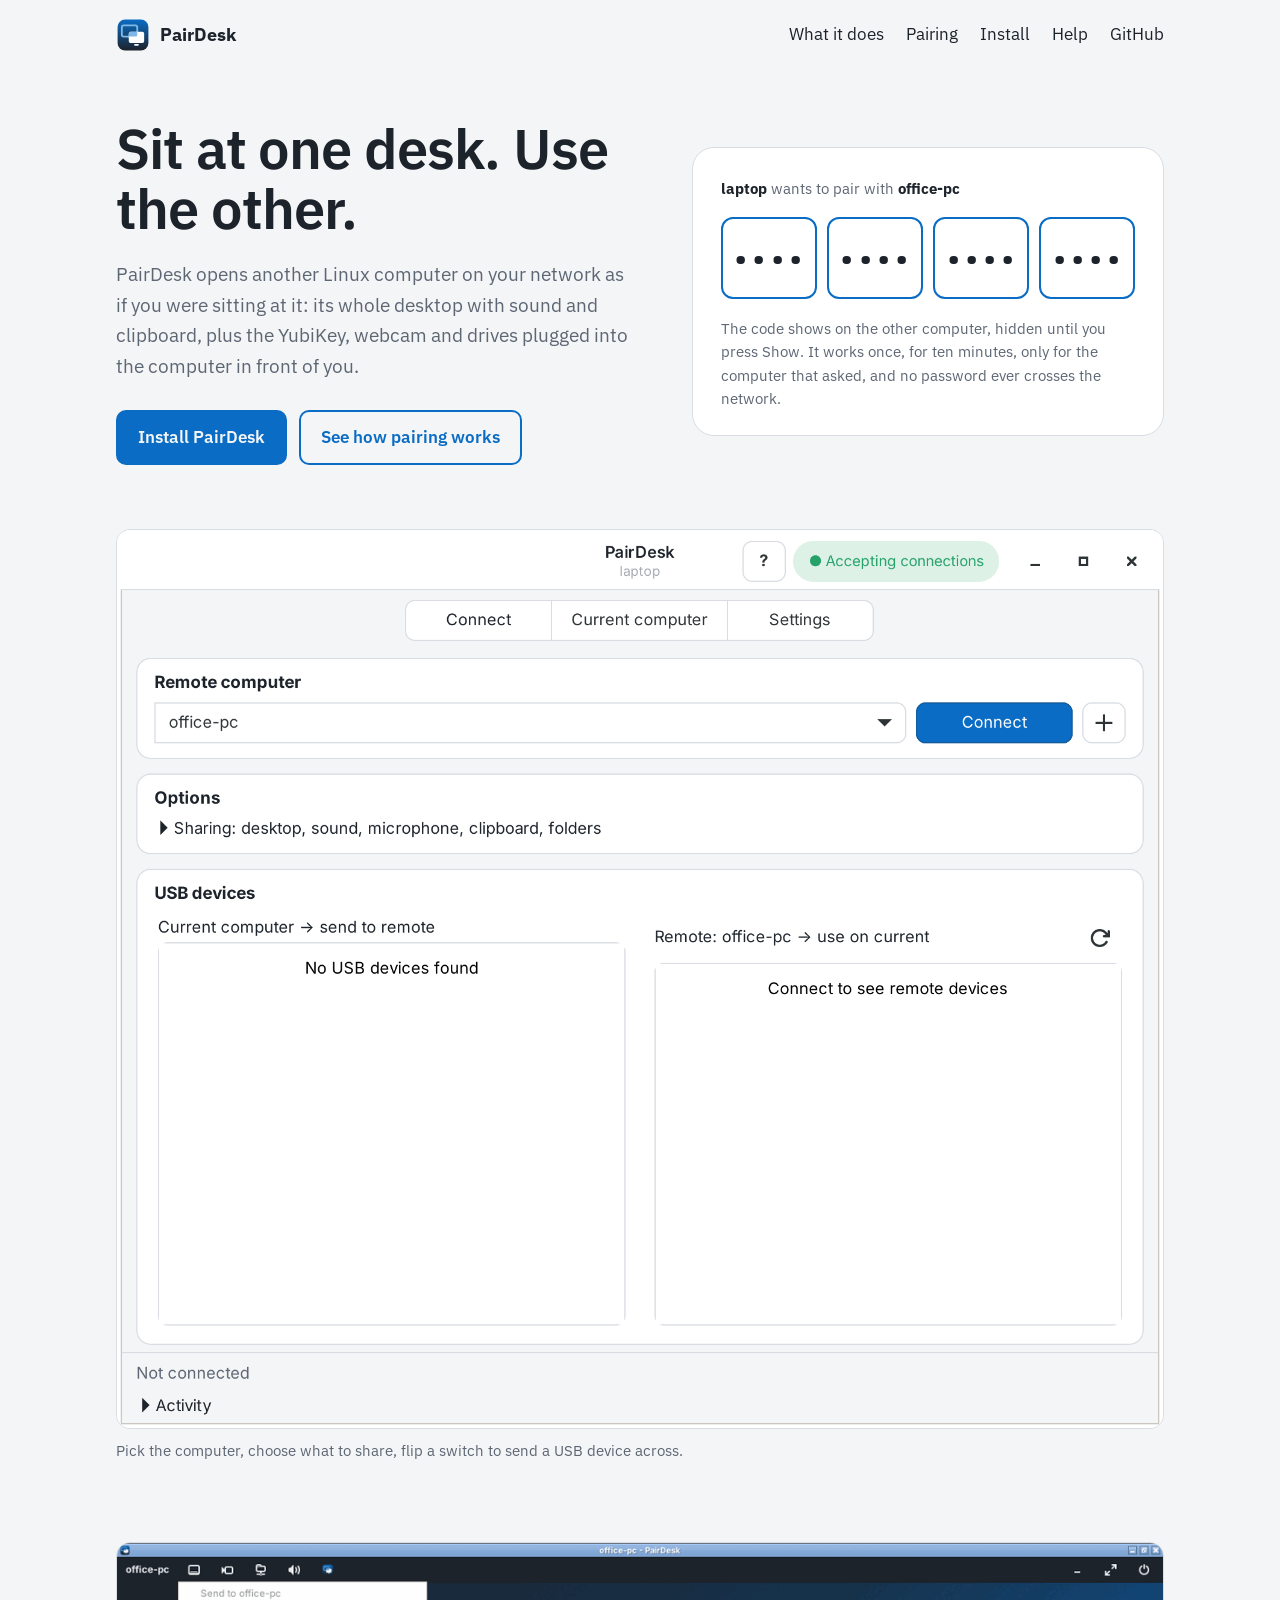
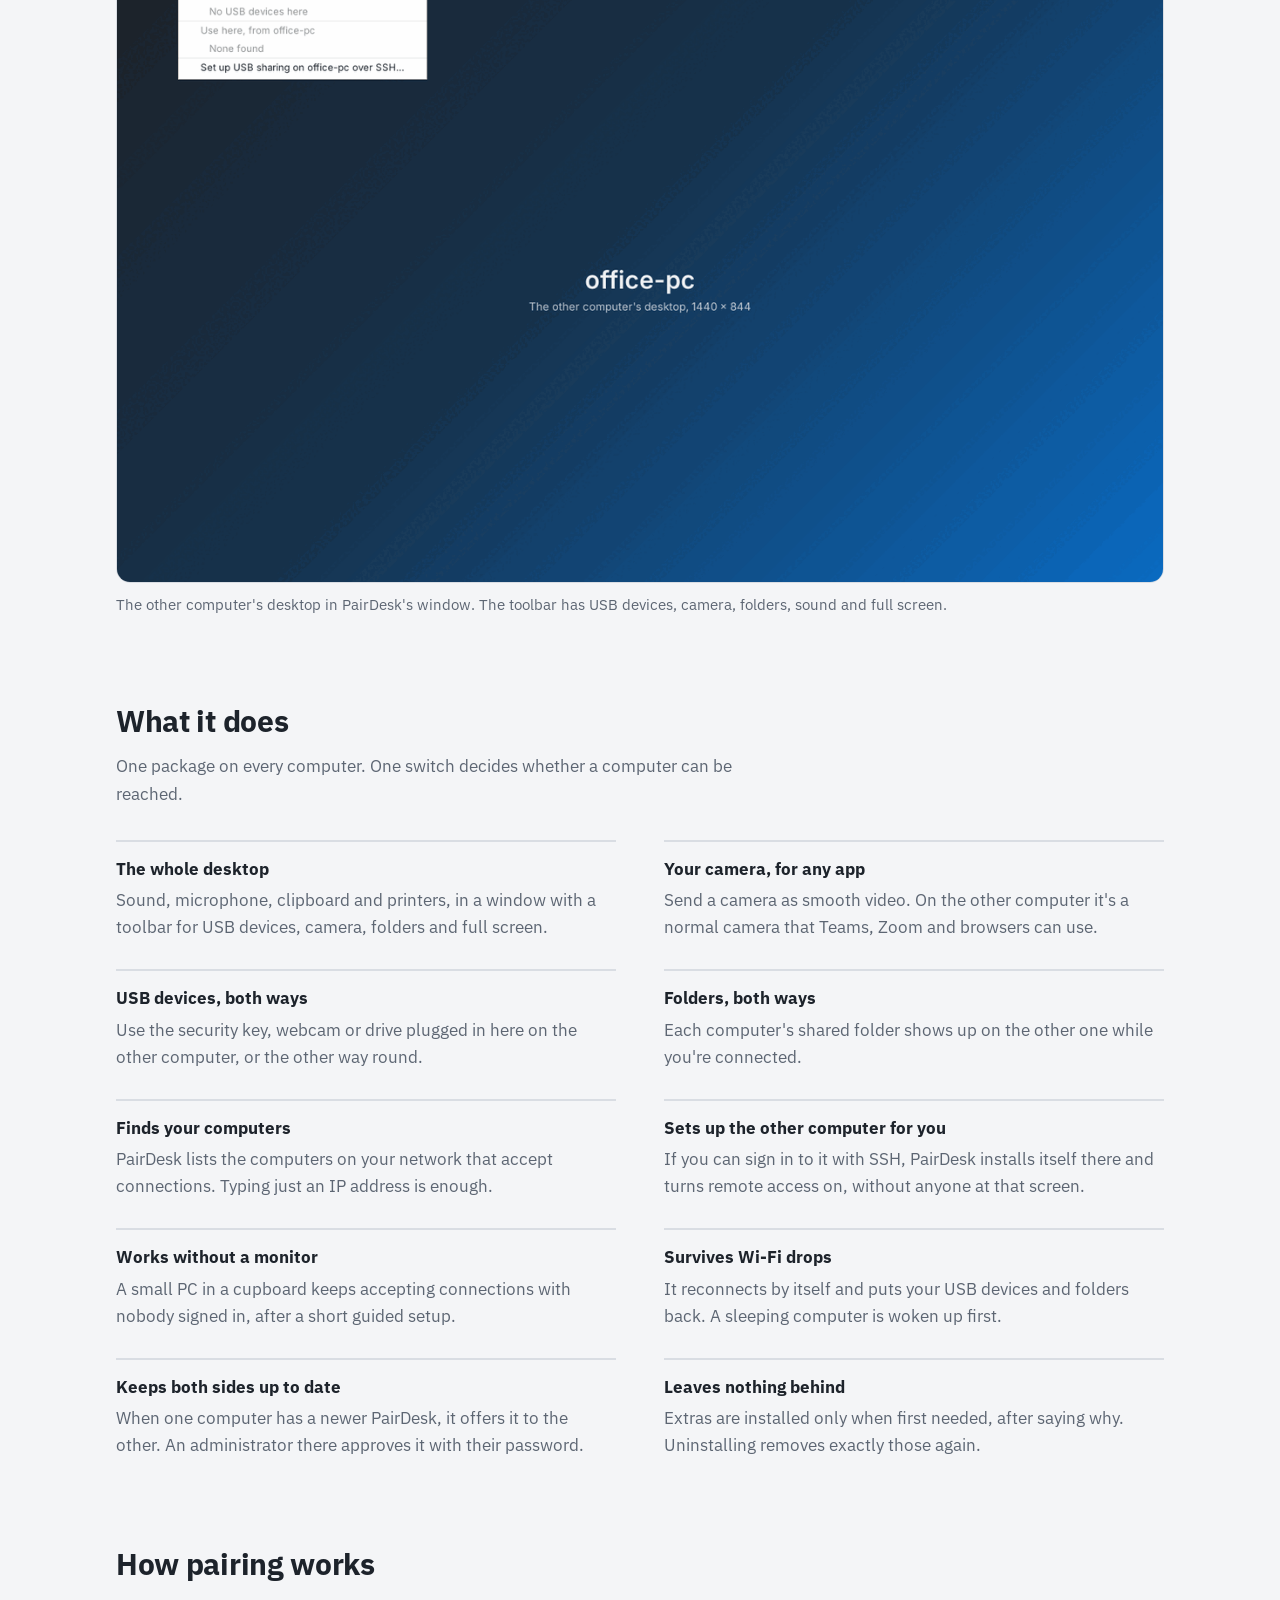
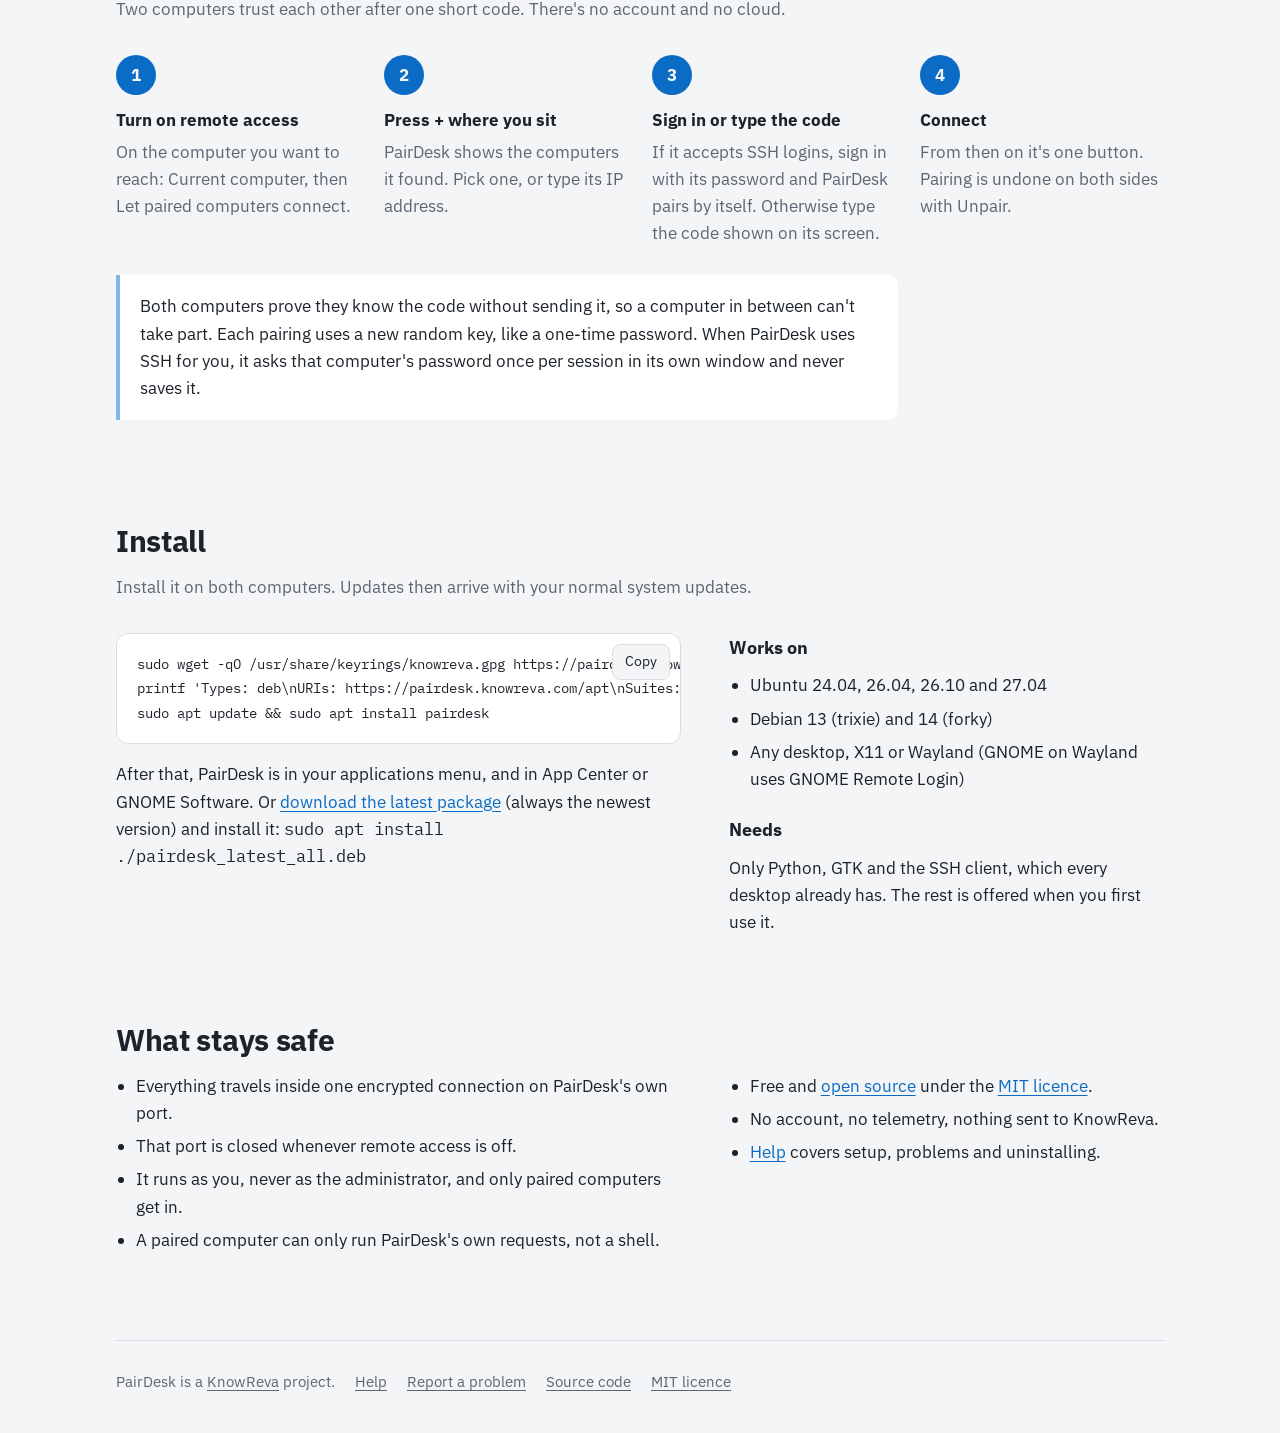
<file: index.html>
<!doctype html>
<html lang="en">
<head>
<meta charset="utf-8">
<meta name="viewport" content="width=device-width, initial-scale=1">
<title>PairDesk: use another Linux computer, with your USB devices</title>
<meta name="description" content="PairDesk lets you use another Linux computer as if you were sitting at it: its desktop, sound and clipboard, plus your own USB devices and folders. Free and open source, a KnowReva project.">
<meta property="og:title" content="PairDesk">
<meta property="og:description" content="Use another Linux computer as if you were sitting at it, with your USB devices and folders.">
<meta property="og:image" content="https://pairdesk.knowreva.com/screenshots/connect.png">
<link rel="canonical" href="https://pairdesk.knowreva.com/">
<link rel="icon" href="favicon.png">
<link rel="preconnect" href="https://fonts.googleapis.com">
<link rel="preconnect" href="https://fonts.gstatic.com" crossorigin>
<link href="https://fonts.googleapis.com/css2?family=IBM+Plex+Mono:wght@500;600&family=IBM+Plex+Sans:wght@400;500;600;700&display=swap" rel="stylesheet">
<link rel="stylesheet" href="style.css">
</head>
<body>
<div class="wrap">
  <header class="top">
    <a class="brand" href="./"><img src="pairdesk.svg" alt="" width="34" height="34">PairDesk</a>
    <nav aria-label="Main">
      <a href="#what">What it does</a>
      <a href="#pairing">Pairing</a>
      <a href="#install">Install</a>
      <a href="help/">Help</a>
      <a href="https://github.com/KnowReva/PairDesk">GitHub</a>
    </nav>
  </header>

  <main>
    <div class="hero">
      <div>
        <h1>Sit at one desk. Use the other.</h1>
        <p class="lead">PairDesk opens another Linux computer on your network as if you were sitting at it:
          its whole desktop with sound and clipboard, plus the YubiKey, webcam and drives plugged into the
          computer in front of you.</p>
        <div class="actions">
          <a class="btn primary" href="#install">Install PairDesk</a>
          <a class="btn quiet" href="#pairing">See how pairing works</a>
        </div>
      </div>
      <div class="pairing" aria-label="Example pairing code">
        <p class="who"><strong>laptop</strong> wants to pair with <strong>office-pc</strong></p>
        <div class="key" aria-label="Pairing code, hidden until Show is pressed">
          <span>••••</span><span>••••</span><span>••••</span><span>••••</span>
        </div>
        <p class="rule">The code shows on the other computer, hidden until you press Show. It works once, for ten
          minutes, only for the computer that asked, and no password ever crosses the network.</p>
      </div>
    </div>

    <figure class="shot">
      <img src="screenshots/connect.png" width="1736" height="1490" alt="PairDesk's Connect tab: the remote computer, sharing options, and USB devices to send in each direction" loading="lazy">
      <figcaption>Pick the computer, choose what to share, flip a switch to send a USB device across.</figcaption>
    </figure>

    <figure class="shot">
      <img src="screenshots/desktop.png" width="1200" height="733" alt="The remote computer's desktop in PairDesk's window, with the toolbar's USB devices menu open" loading="lazy">
      <figcaption>The other computer's desktop in PairDesk's window. The toolbar has USB devices, camera, folders, sound and full screen.</figcaption>
    </figure>

    <section id="what">
      <h2>What it does</h2>
      <p class="sub">One package on every computer. One switch decides whether a computer can be reached.</p>
      <dl class="does">
        <div><dt>The whole desktop</dt><dd>Sound, microphone, clipboard and printers, in a window with a toolbar for USB devices, camera, folders and full screen.</dd></div>
        <div><dt>Your camera, for any app</dt><dd>Send a camera as smooth video. On the other computer it's a normal camera that Teams, Zoom and browsers can use.</dd></div>
        <div><dt>USB devices, both ways</dt><dd>Use the security key, webcam or drive plugged in here on the other computer, or the other way round.</dd></div>
        <div><dt>Folders, both ways</dt><dd>Each computer's shared folder shows up on the other one while you're connected.</dd></div>
        <div><dt>Finds your computers</dt><dd>PairDesk lists the computers on your network that accept connections. Typing just an IP address is enough.</dd></div>
        <div><dt>Sets up the other computer for you</dt><dd>If you can sign in to it with SSH, PairDesk installs itself there and turns remote access on, without anyone at that screen.</dd></div>
        <div><dt>Works without a monitor</dt><dd>A small PC in a cupboard keeps accepting connections with nobody signed in, after a short guided setup.</dd></div>
        <div><dt>Survives Wi-Fi drops</dt><dd>It reconnects by itself and puts your USB devices and folders back. A sleeping computer is woken up first.</dd></div>
        <div><dt>Keeps both sides up to date</dt><dd>When one computer has a newer PairDesk, it offers it to the other. An administrator there approves it with their password.</dd></div>
        <div><dt>Leaves nothing behind</dt><dd>Extras are installed only when first needed, after saying why. Uninstalling removes exactly those again.</dd></div>
      </dl>
    </section>

    <section id="pairing">
      <h2>How pairing works</h2>
      <p class="sub">Two computers trust each other after one short code. There's no account and no cloud.</p>
      <ol class="steps">
        <li><strong>Turn on remote access</strong><span>On the computer you want to reach: Current computer, then Let paired computers connect.</span></li>
        <li><strong>Press + where you sit</strong><span>PairDesk shows the computers it found. Pick one, or type its IP address.</span></li>
        <li><strong>Sign in or type the code</strong><span>If it accepts SSH logins, sign in with its password and PairDesk pairs by itself. Otherwise type the code shown on its screen.</span></li>
        <li><strong>Connect</strong><span>From then on it's one button. Pairing is undone on both sides with Unpair.</span></li>
      </ol>
      <p class="note">Both computers prove they know the code without sending it, so a computer in between can't take part.
        Each pairing uses a new random key, like a one-time password. When PairDesk uses SSH for you, it asks that computer's password once per session in its own window and never saves it.</p>
    </section>

    <section id="install">
      <h2>Install</h2>
      <p class="sub">Install it on both computers. Updates then arrive with your normal system updates.</p>
      <div class="two">
        <div>
          <div class="code"><button type="button" data-copy="apt">Copy</button><pre id="apt">sudo wget -qO /usr/share/keyrings/knowreva.gpg https://pairdesk.knowreva.com/apt/knowreva.gpg
printf 'Types: deb\nURIs: https://pairdesk.knowreva.com/apt\nSuites: stable\nComponents: main\nSigned-By: /usr/share/keyrings/knowreva.gpg\n' | sudo tee /etc/apt/sources.list.d/knowreva.sources
sudo apt update &amp;&amp; sudo apt install pairdesk</pre></div>
          <p>After that, PairDesk is in your applications menu, and in App Center or GNOME Software.
            Or <a href="pairdesk_latest_all.deb" download>download the latest package</a> (always the newest
            version) and install it: <code>sudo apt install ./pairdesk_latest_all.deb</code></p>
        </div>
        <div>
          <h3>Works on</h3>
          <ul class="plain">
            <li>Ubuntu 24.04, 26.04, 26.10 and 27.04</li>
            <li>Debian 13 (trixie) and 14 (forky)</li>
            <li>Any desktop, X11 or Wayland (GNOME on Wayland uses GNOME Remote Login)</li>
          </ul>
          <h3 style="margin-top:22px">Needs</h3>
          <p style="margin:0">Only Python, GTK and the SSH client, which every desktop already has. The rest is offered when you first use it.</p>
        </div>
      </div>
    </section>

    <section id="safe">
      <h2>What stays safe</h2>
      <div class="two">
        <ul class="plain">
          <li>Everything travels inside one encrypted connection on PairDesk's own port.</li>
          <li>That port is closed whenever remote access is off.</li>
          <li>It runs as you, never as the administrator, and only paired computers get in.</li>
          <li>A paired computer can only run PairDesk's own requests, not a shell.</li>
        </ul>
        <ul class="plain">
          <li>Free and <a href="https://github.com/KnowReva/PairDesk">open source</a> under the <a href="https://github.com/KnowReva/PairDesk/blob/main/LICENSE">MIT licence</a>.</li>
          <li>No account, no telemetry, nothing sent to KnowReva.</li>
          <li><a href="help/">Help</a> covers setup, problems and uninstalling.</li>
        </ul>
      </div>
    </section>
  </main>

  <footer>
    <span>PairDesk is a <a href="https://knowreva.com">KnowReva</a> project.</span>
    <a href="help/">Help</a>
    <a href="issues/">Report a problem</a>
    <a href="https://github.com/KnowReva/PairDesk">Source code</a>
    <a href="https://github.com/KnowReva/PairDesk/blob/main/LICENSE">MIT licence</a>
  </footer>
</div>
<script>
document.querySelectorAll("button[data-copy]").forEach(function (b) {
  b.addEventListener("click", function () {
    var text = document.getElementById(b.dataset.copy).innerText;
    var done = function () { b.textContent = "Copied"; setTimeout(function () { b.textContent = "Copy"; }, 1500); };
    if (navigator.clipboard) { navigator.clipboard.writeText(text).then(done, function () {}); }
  });
});
</script>
</body>
</html>
</file>
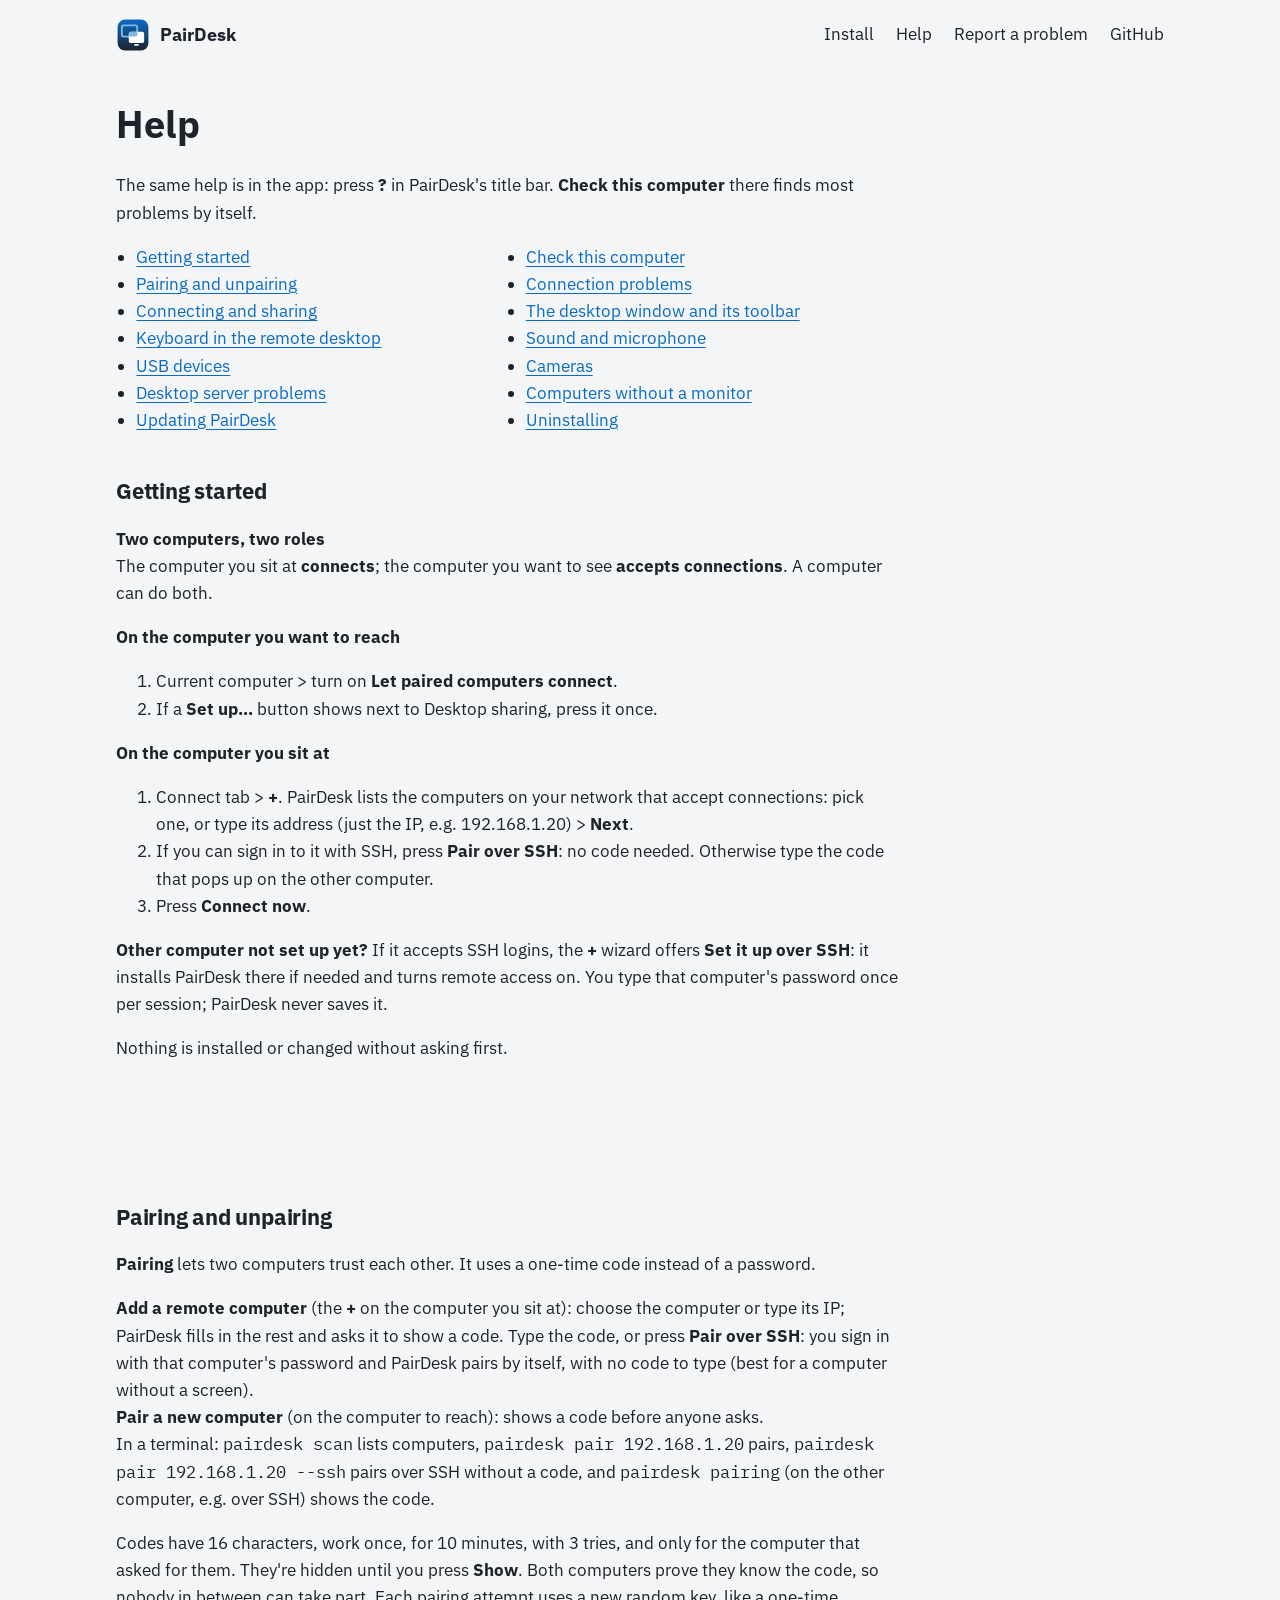
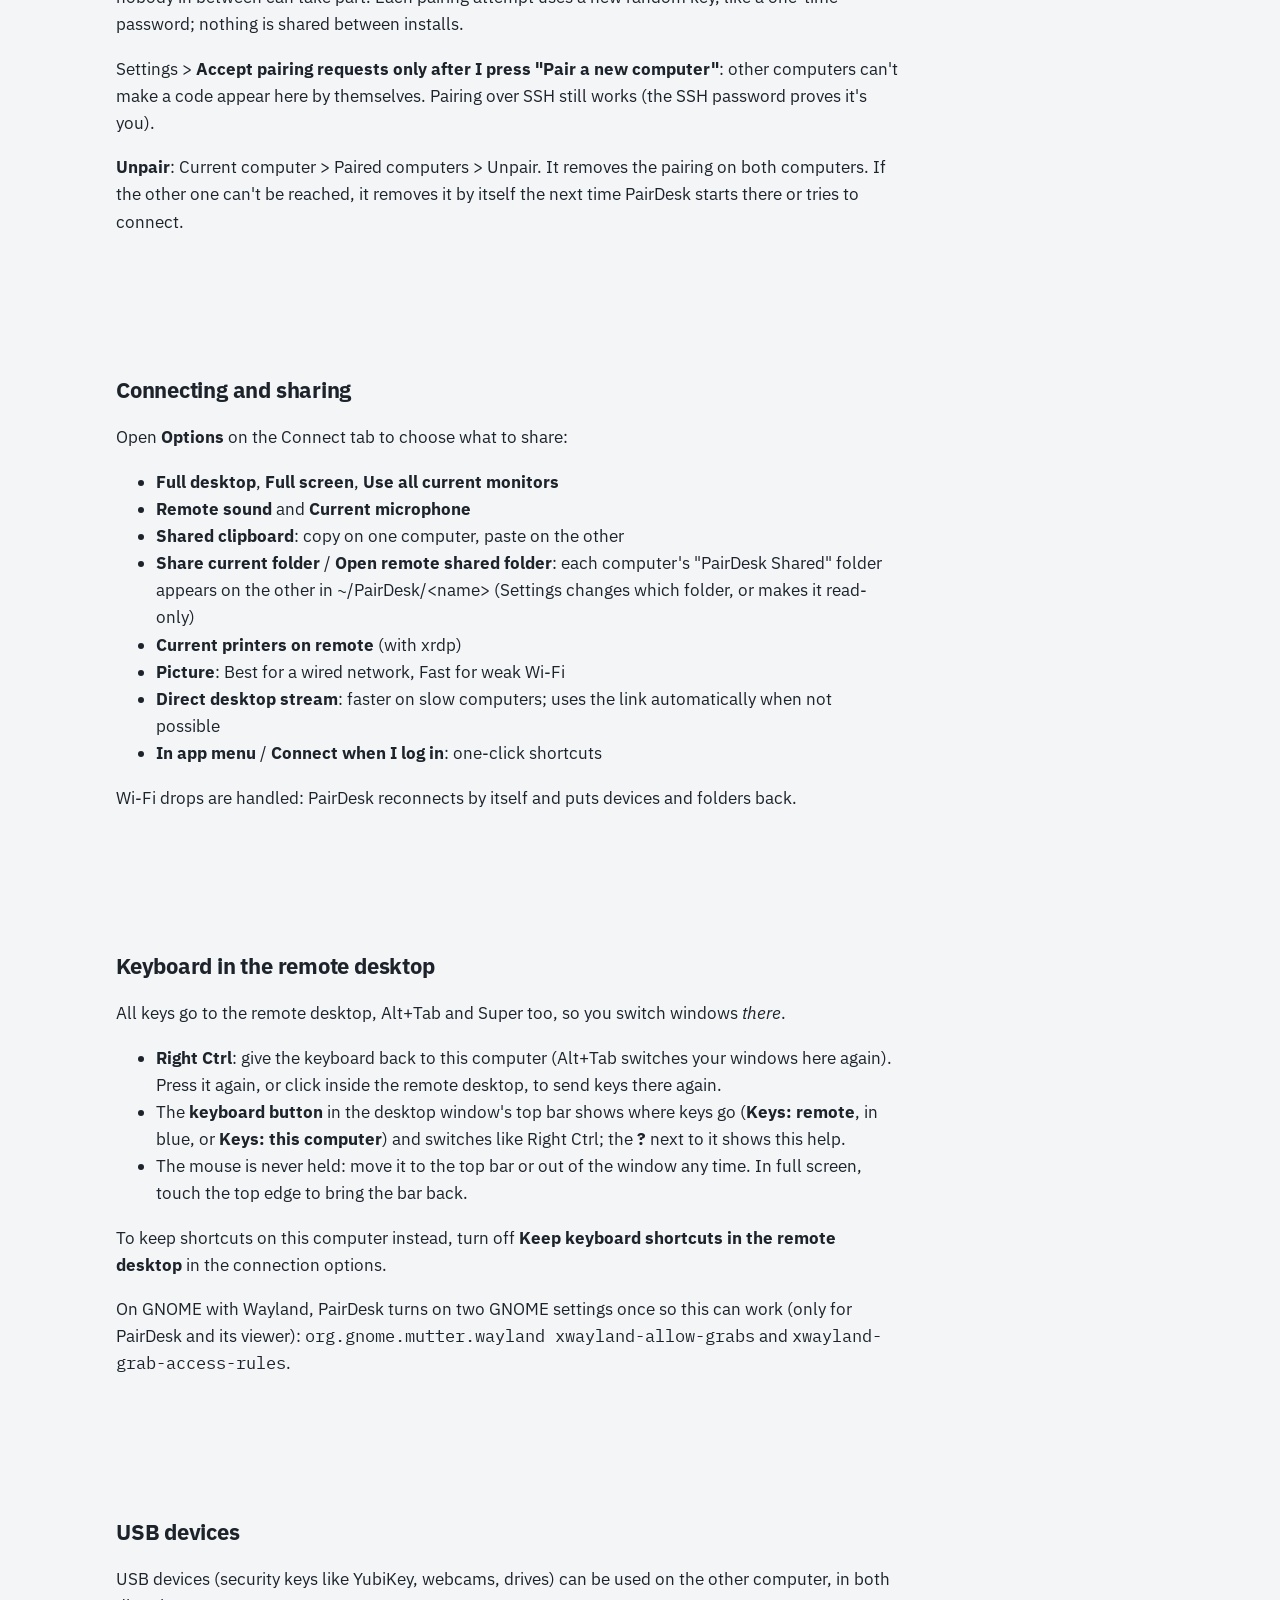
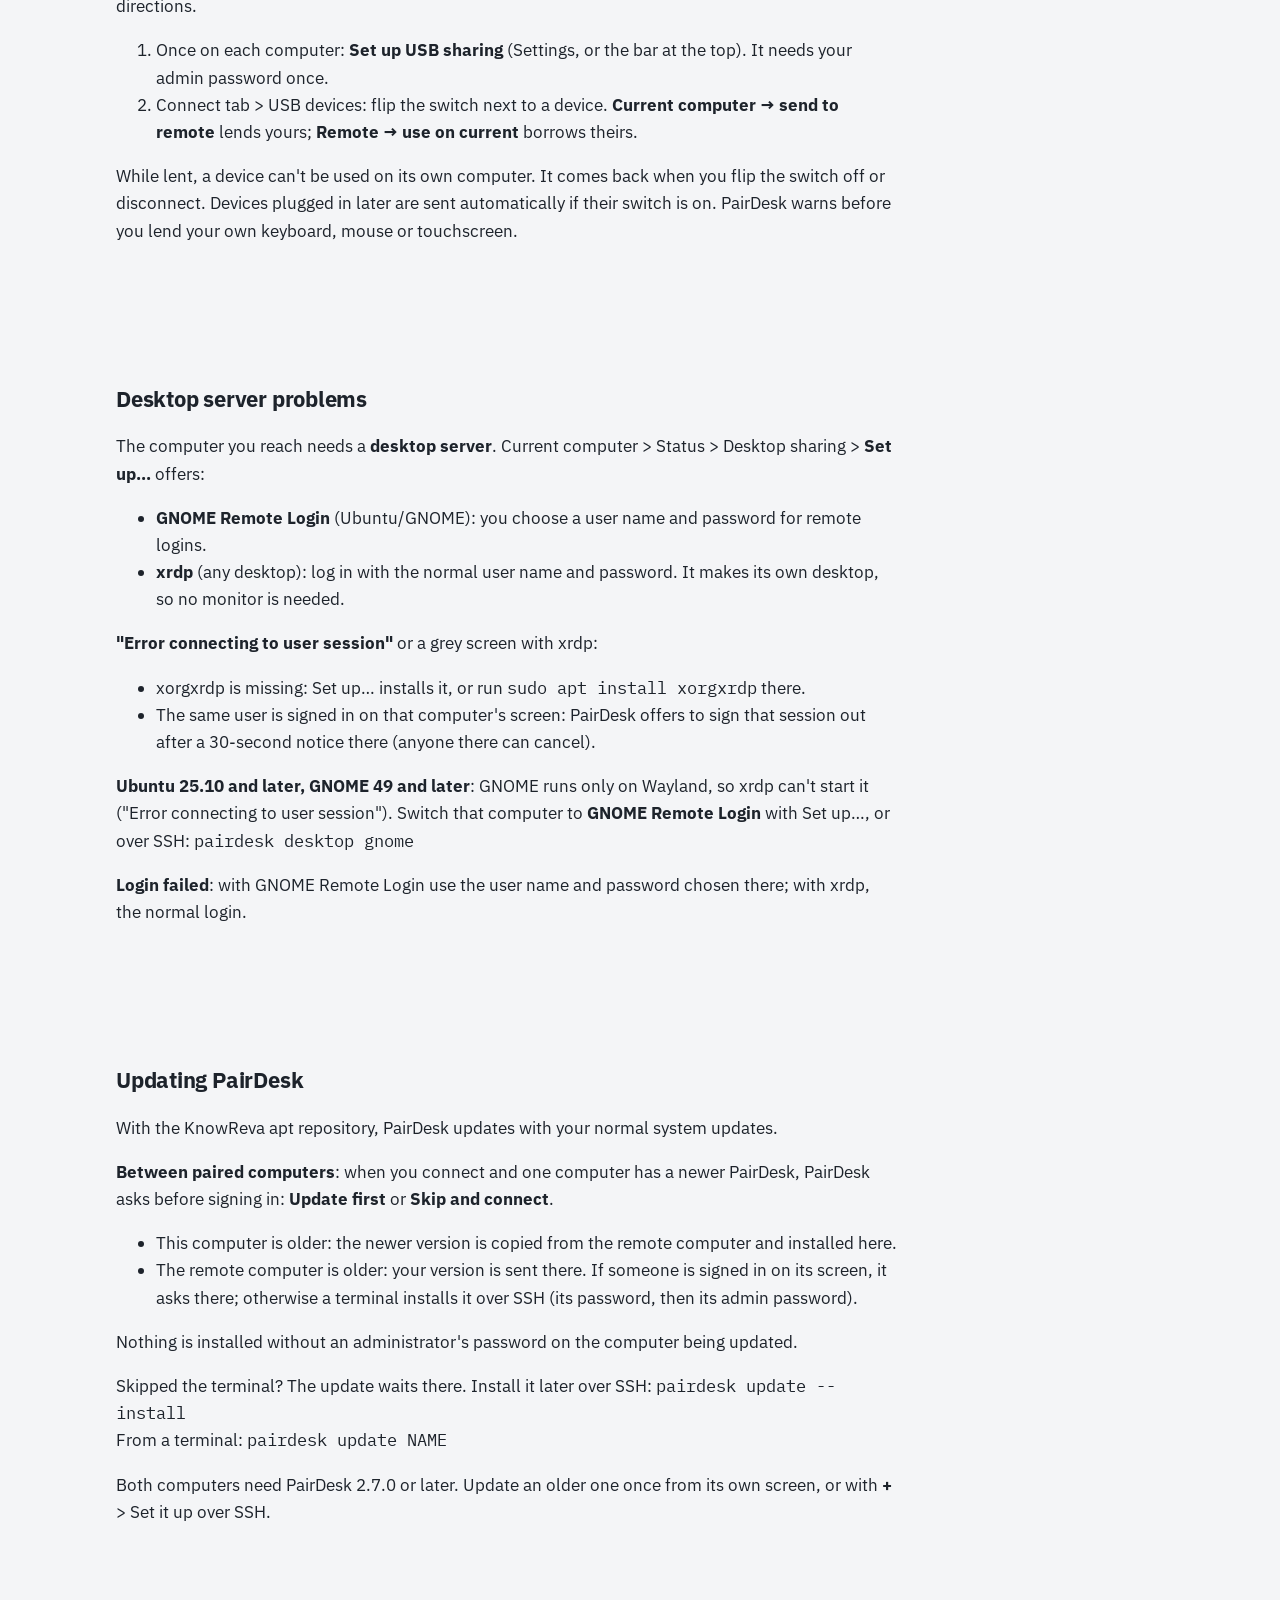
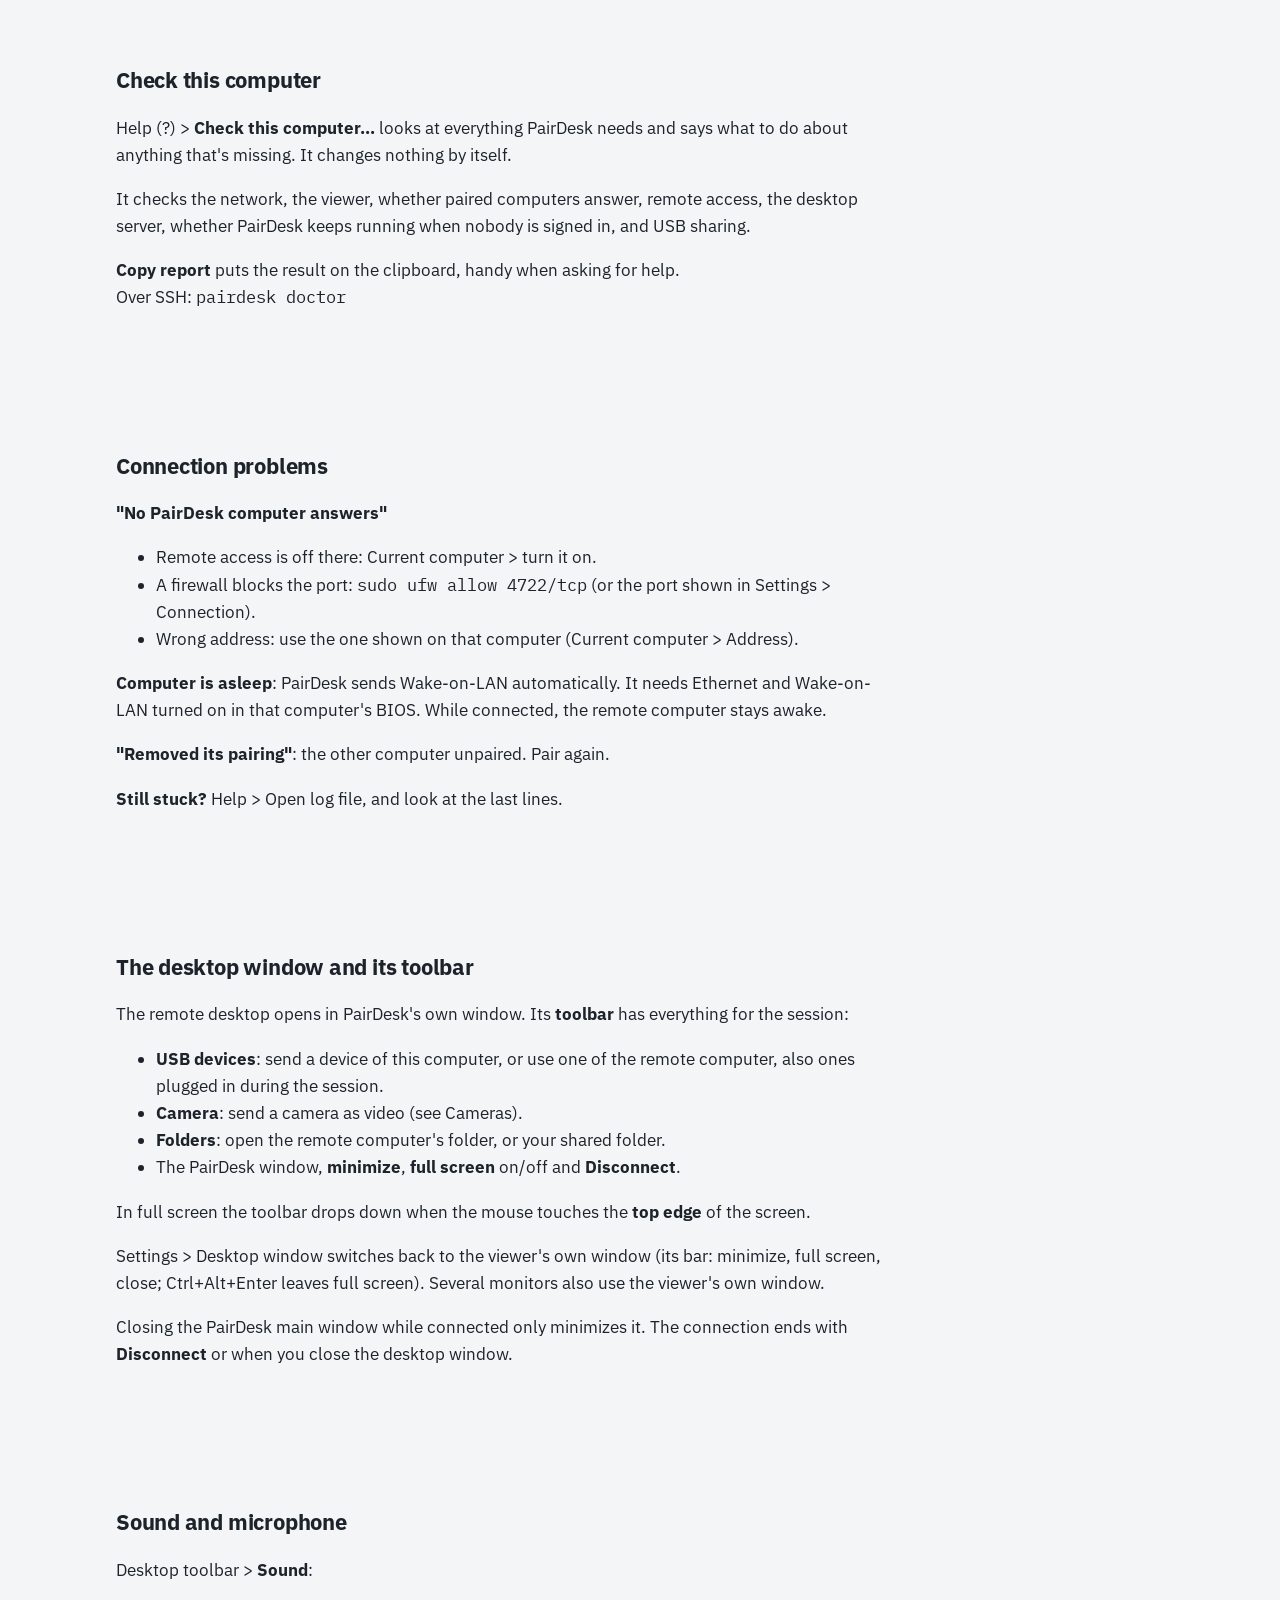
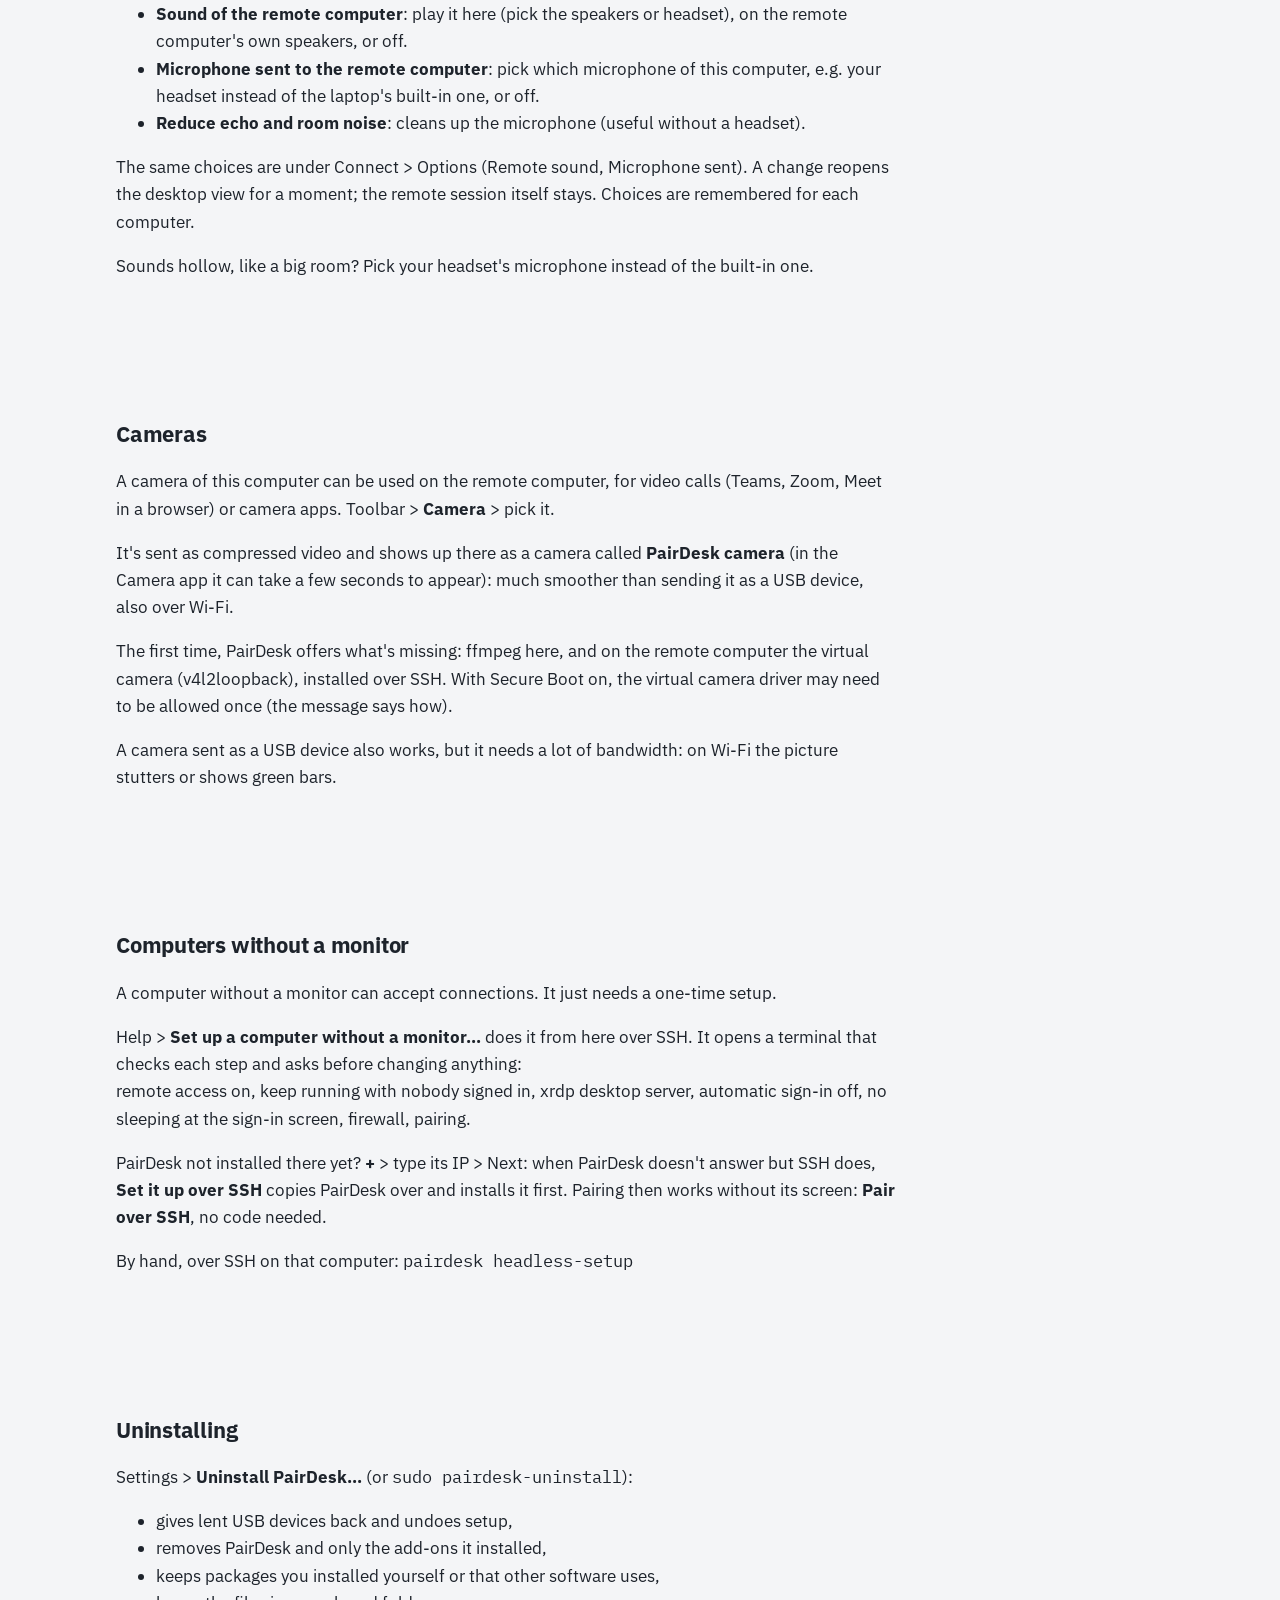
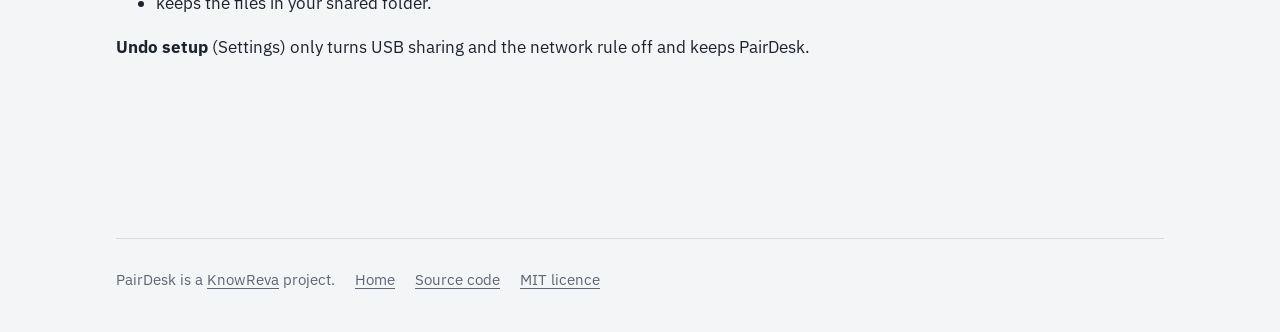
<file: help/index.html>
<!doctype html>
<html lang="en">
<head>
<meta charset="utf-8">
<meta name="viewport" content="width=device-width, initial-scale=1">
<title>PairDesk help</title>
<meta name="description" content="How to set up PairDesk, pair computers, share USB devices and folders, fix problems and uninstall.">
<link rel="icon" href="../favicon.png">
<link rel="preconnect" href="https://fonts.googleapis.com">
<link rel="preconnect" href="https://fonts.gstatic.com" crossorigin>
<link href="https://fonts.googleapis.com/css2?family=IBM+Plex+Sans:wght@400;500;600;700&family=IBM+Plex+Mono:wght@500;600&display=swap" rel="stylesheet">
<link rel="stylesheet" href="../style.css">
</head>
<body>
<div class="wrap">
  <header class="top">
    <a class="brand" href="../"><img src="../pairdesk.svg" alt="" width="34" height="34">PairDesk</a>
    <nav aria-label="Main"><a href="../#install">Install</a><a href="./">Help</a><a href="../issues/">Report a problem</a><a href="https://github.com/KnowReva/PairDesk">GitHub</a></nav>
  </header>
  <main class="doc">
    <h1>Help</h1>
    <p>The same help is in the app: press <b>?</b> in PairDesk's title bar. <b>Check this computer</b> there finds most problems by itself.</p>
    <ul class="toc"><li><a href="#start">Getting started</a></li><li><a href="#pairing">Pairing and unpairing</a></li><li><a href="#sharing">Connecting and sharing</a></li><li><a href="#keyboard">Keyboard in the remote desktop</a></li><li><a href="#usb">USB devices</a></li><li><a href="#desktop">Desktop server problems</a></li><li><a href="#updates">Updating PairDesk</a></li><li><a href="#check">Check this computer</a></li><li><a href="#network">Connection problems</a></li><li><a href="#keys">The desktop window and its toolbar</a></li><li><a href="#sound">Sound and microphone</a></li><li><a href="#camera">Cameras</a></li><li><a href="#headless">Computers without a monitor</a></li><li><a href="#remove">Uninstalling</a></li></ul>
    <section id="start"><h2>Getting started</h2>
<p><b>Two computers, two roles</b><br>The computer you sit at <b>connects</b>; the computer you want to see <b>accepts connections</b>. A computer can do both.</p>
<p><b>On the computer you want to reach</b></p><ol><li>Current computer > turn on <b>Let paired computers connect</b>.</li><li>If a <b>Set up…</b> button shows next to Desktop sharing, press it once.</li></ol>
<p><b>On the computer you sit at</b></p><ol><li>Connect tab > <b>+</b>. PairDesk lists the computers on your network that accept connections: pick one, or type its address (just the IP, e.g. 192.168.1.20) > <b>Next</b>.</li><li>If you can sign in to it with SSH, press <b>Pair over SSH</b>: no code needed. Otherwise type the code that pops up on the other computer.</li><li>Press <b>Connect now</b>.</li></ol>
<p><b>Other computer not set up yet?</b> If it accepts SSH logins, the <b>+</b> wizard offers <b>Set it up over SSH</b>: it installs PairDesk there if needed and turns remote access on. You type that computer's password once per session; PairDesk never saves it.</p>
<p>Nothing is installed or changed without asking first.</p></section>
<section id="pairing"><h2>Pairing and unpairing</h2>
<p><b>Pairing</b> lets two computers trust each other. It uses a one-time code instead of a password.</p>
<p><b>Add a remote computer</b> (the <b>+</b> on the computer you sit at): choose the computer or type its IP; PairDesk fills in the rest and asks it to show a code. Type the code, or press <b>Pair over SSH</b>: you sign in with that computer's password and PairDesk pairs by itself, with no code to type (best for a computer without a screen).<br><b>Pair a new computer</b> (on the computer to reach): shows a code before anyone asks.<br>In a terminal: <code>pairdesk scan</code> lists computers, <code>pairdesk pair 192.168.1.20</code> pairs, <code>pairdesk pair 192.168.1.20 --ssh</code> pairs over SSH without a code, and <code>pairdesk pairing</code> (on the other computer, e.g. over SSH) shows the code.</p>
<p>Codes have 16 characters, work once, for 10 minutes, with 3 tries, and only for the computer that asked for them. They're hidden until you press <b>Show</b>. Both computers prove they know the code, so nobody in between can take part. Each pairing attempt uses a new random key, like a one-time password; nothing is shared between installs.</p>
<p>Settings > <b>Accept pairing requests only after I press "Pair a new computer"</b>: other computers can't make a code appear here by themselves. Pairing over SSH still works (the SSH password proves it's you).</p>
<p><b>Unpair</b>: Current computer > Paired computers > Unpair. It removes the pairing on both computers. If the other one can't be reached, it removes it by itself the next time PairDesk starts there or tries to connect.</p></section>
<section id="sharing"><h2>Connecting and sharing</h2>
<p>Open <b>Options</b> on the Connect tab to choose what to share:</p><ul><li><b>Full desktop</b>, <b>Full screen</b>, <b>Use all current monitors</b></li><li><b>Remote sound</b> and <b>Current microphone</b></li><li><b>Shared clipboard</b>: copy on one computer, paste on the other</li><li><b>Share current folder</b> / <b>Open remote shared folder</b>: each computer's "PairDesk Shared" folder appears on the other in ~/PairDesk/&lt;name&gt; (Settings changes which folder, or makes it read-only)</li><li><b>Current printers on remote</b> (with xrdp)</li><li><b>Picture</b>: Best for a wired network, Fast for weak Wi-Fi</li><li><b>Direct desktop stream</b>: faster on slow computers; uses the link automatically when not possible</li><li><b>In app menu</b> / <b>Connect when I log in</b>: one-click shortcuts</li></ul>
<p>Wi-Fi drops are handled: PairDesk reconnects by itself and puts devices and folders back.</p></section>
<section id="keyboard"><h2>Keyboard in the remote desktop</h2>
<p>All keys go to the remote desktop, Alt+Tab and Super too, so you switch windows <i>there</i>.</p><ul><li><b>Right Ctrl</b>: give the keyboard back to this computer (Alt+Tab switches your windows here again). Press it again, or click inside the remote desktop, to send keys there again.</li><li>The <b>keyboard button</b> in the desktop window's top bar shows where keys go (<b>Keys: remote</b>, in blue, or <b>Keys: this computer</b>) and switches like Right Ctrl; the <b>?</b> next to it shows this help.</li><li>The mouse is never held: move it to the top bar or out of the window any time. In full screen, touch the top edge to bring the bar back.</li></ul>
<p>To keep shortcuts on this computer instead, turn off <b>Keep keyboard shortcuts in the remote desktop</b> in the connection options.</p>
<p>On GNOME with Wayland, PairDesk turns on two GNOME settings once so this can work (only for PairDesk and its viewer): <code>org.gnome.mutter.wayland xwayland-allow-grabs</code> and <code>xwayland-grab-access-rules</code>.</p></section>
<section id="usb"><h2>USB devices</h2>
<p>USB devices (security keys like YubiKey, webcams, drives) can be used on the other computer, in both directions.</p>
<ol><li>Once on each computer: <b>Set up USB sharing</b> (Settings, or the bar at the top). It needs your admin password once.</li><li>Connect tab > USB devices: flip the switch next to a device. <b>Current computer → send to remote</b> lends yours; <b>Remote → use on current</b> borrows theirs.</li></ol>
<p>While lent, a device can't be used on its own computer. It comes back when you flip the switch off or disconnect. Devices plugged in later are sent automatically if their switch is on. PairDesk warns before you lend your own keyboard, mouse or touchscreen.</p></section>
<section id="desktop"><h2>Desktop server problems</h2>
<p>The computer you reach needs a <b>desktop server</b>. Current computer > Status > Desktop sharing > <b>Set up…</b> offers:</p><ul><li><b>GNOME Remote Login</b> (Ubuntu/GNOME): you choose a user name and password for remote logins.</li><li><b>xrdp</b> (any desktop): log in with the normal user name and password. It makes its own desktop, so no monitor is needed.</li></ul>
<p><b>"Error connecting to user session"</b> or a grey screen with xrdp:</p><ul><li>xorgxrdp is missing: Set up… installs it, or run <code>sudo apt install xorgxrdp</code> there.</li><li>The same user is signed in on that computer's screen: PairDesk offers to sign that session out after a 30-second notice there (anyone there can cancel).</li></ul>
<p><b>Ubuntu 25.10 and later, GNOME 49 and later</b>: GNOME runs only on Wayland, so xrdp can't start it ("Error connecting to user session"). Switch that computer to <b>GNOME Remote Login</b> with Set up…, or over SSH: <code>pairdesk desktop gnome</code></p>
<p><b>Login failed</b>: with GNOME Remote Login use the user name and password chosen there; with xrdp, the normal login.</p></section>
<section id="updates"><h2>Updating PairDesk</h2>
<p>With the KnowReva apt repository, PairDesk updates with your normal system updates.</p>
<p><b>Between paired computers</b>: when you connect and one computer has a newer PairDesk, PairDesk asks before signing in: <b>Update first</b> or <b>Skip and connect</b>.</p><ul><li>This computer is older: the newer version is copied from the remote computer and installed here.</li><li>The remote computer is older: your version is sent there. If someone is signed in on its screen, it asks there; otherwise a terminal installs it over SSH (its password, then its admin password).</li></ul>
<p>Nothing is installed without an administrator's password on the computer being updated.</p>
<p>Skipped the terminal? The update waits there. Install it later over SSH: <code>pairdesk update --install</code><br>From a terminal: <code>pairdesk update NAME</code></p>
<p>Both computers need PairDesk 2.7.0 or later. Update an older one once from its own screen, or with <b>+</b> > Set it up over SSH.</p></section>
<section id="check"><h2>Check this computer</h2>
<p>Help (?) > <b>Check this computer…</b> looks at everything PairDesk needs and says what to do about anything that's missing. It changes nothing by itself.</p>
<p>It checks the network, the viewer, whether paired computers answer, remote access, the desktop server, whether PairDesk keeps running when nobody is signed in, and USB sharing.</p>
<p><b>Copy report</b> puts the result on the clipboard, handy when asking for help.<br>Over SSH: <code>pairdesk doctor</code></p></section>
<section id="network"><h2>Connection problems</h2>
<p><b>"No PairDesk computer answers"</b></p><ul><li>Remote access is off there: Current computer > turn it on.</li><li>A firewall blocks the port: <code>sudo ufw allow 4722/tcp</code> (or the port shown in Settings > Connection).</li><li>Wrong address: use the one shown on that computer (Current computer > Address).</li></ul>
<p><b>Computer is asleep</b>: PairDesk sends Wake-on-LAN automatically. It needs Ethernet and Wake-on-LAN turned on in that computer's BIOS. While connected, the remote computer stays awake.</p>
<p><b>"Removed its pairing"</b>: the other computer unpaired. Pair again.</p>
<p><b>Still stuck?</b> Help > Open log file, and look at the last lines.</p></section>
<section id="keys"><h2>The desktop window and its toolbar</h2>
<p>The remote desktop opens in PairDesk's own window. Its <b>toolbar</b> has everything for the session:</p><ul><li><b>USB devices</b>: send a device of this computer, or use one of the remote computer, also ones plugged in during the session.</li><li><b>Camera</b>: send a camera as video (see Cameras).</li><li><b>Folders</b>: open the remote computer's folder, or your shared folder.</li><li>The PairDesk window, <b>minimize</b>, <b>full screen</b> on/off and <b>Disconnect</b>.</li></ul>
<p>In full screen the toolbar drops down when the mouse touches the <b>top edge</b> of the screen.</p>
<p>Settings > Desktop window switches back to the viewer's own window (its bar: minimize, full screen, close; Ctrl+Alt+Enter leaves full screen). Several monitors also use the viewer's own window.</p>
<p>Closing the PairDesk main window while connected only minimizes it. The connection ends with <b>Disconnect</b> or when you close the desktop window.</p></section>
<section id="sound"><h2>Sound and microphone</h2>
<p>Desktop toolbar > <b>Sound</b>:</p><ul><li><b>Sound of the remote computer</b>: play it here (pick the speakers or headset), on the remote computer's own speakers, or off.</li><li><b>Microphone sent to the remote computer</b>: pick which microphone of this computer, e.g. your headset instead of the laptop's built-in one, or off.</li><li><b>Reduce echo and room noise</b>: cleans up the microphone (useful without a headset).</li></ul>
<p>The same choices are under Connect > Options (Remote sound, Microphone sent). A change reopens the desktop view for a moment; the remote session itself stays. Choices are remembered for each computer.</p>
<p>Sounds hollow, like a big room? Pick your headset's microphone instead of the built-in one.</p></section>
<section id="camera"><h2>Cameras</h2>
<p>A camera of this computer can be used on the remote computer, for video calls (Teams, Zoom, Meet in a browser) or camera apps. Toolbar > <b>Camera</b> > pick it.</p>
<p>It's sent as compressed video and shows up there as a camera called <b>PairDesk camera</b> (in the Camera app it can take a few seconds to appear): much smoother than sending it as a USB device, also over Wi-Fi.</p>
<p>The first time, PairDesk offers what's missing: ffmpeg here, and on the remote computer the virtual camera (v4l2loopback), installed over SSH. With Secure Boot on, the virtual camera driver may need to be allowed once (the message says how).</p>
<p>A camera sent as a USB device also works, but it needs a lot of bandwidth: on Wi-Fi the picture stutters or shows green bars.</p></section>
<section id="headless"><h2>Computers without a monitor</h2>
<p>A computer without a monitor can accept connections. It just needs a one-time setup.</p>
<p>Help > <b>Set up a computer without a monitor…</b> does it from here over SSH. It opens a terminal that checks each step and asks before changing anything:<br>remote access on, keep running with nobody signed in, xrdp desktop server, automatic sign-in off, no sleeping at the sign-in screen, firewall, pairing.</p>
<p>PairDesk not installed there yet? <b>+</b> > type its IP > Next: when PairDesk doesn't answer but SSH does, <b>Set it up over SSH</b> copies PairDesk over and installs it first. Pairing then works without its screen: <b>Pair over SSH</b>, no code needed.</p>
<p>By hand, over SSH on that computer: <code>pairdesk headless-setup</code></p></section>
<section id="remove"><h2>Uninstalling</h2>
<p>Settings > <b>Uninstall PairDesk…</b> (or <code>sudo pairdesk-uninstall</code>):</p><ul><li>gives lent USB devices back and undoes setup,</li><li>removes PairDesk and only the add-ons it installed,</li><li>keeps packages you installed yourself or that other software uses,</li><li>keeps the files in your shared folder.</li></ul>
<p><b>Undo setup</b> (Settings) only turns USB sharing and the network rule off and keeps PairDesk.</p></section>

  </main>
  <footer><span>PairDesk is a <a href="https://knowreva.com">KnowReva</a> project.</span><a href="../">Home</a><a href="https://github.com/KnowReva/PairDesk">Source code</a><a href="https://github.com/KnowReva/PairDesk/blob/main/LICENSE">MIT licence</a></footer>
</div>
</body>
</html>
</file>
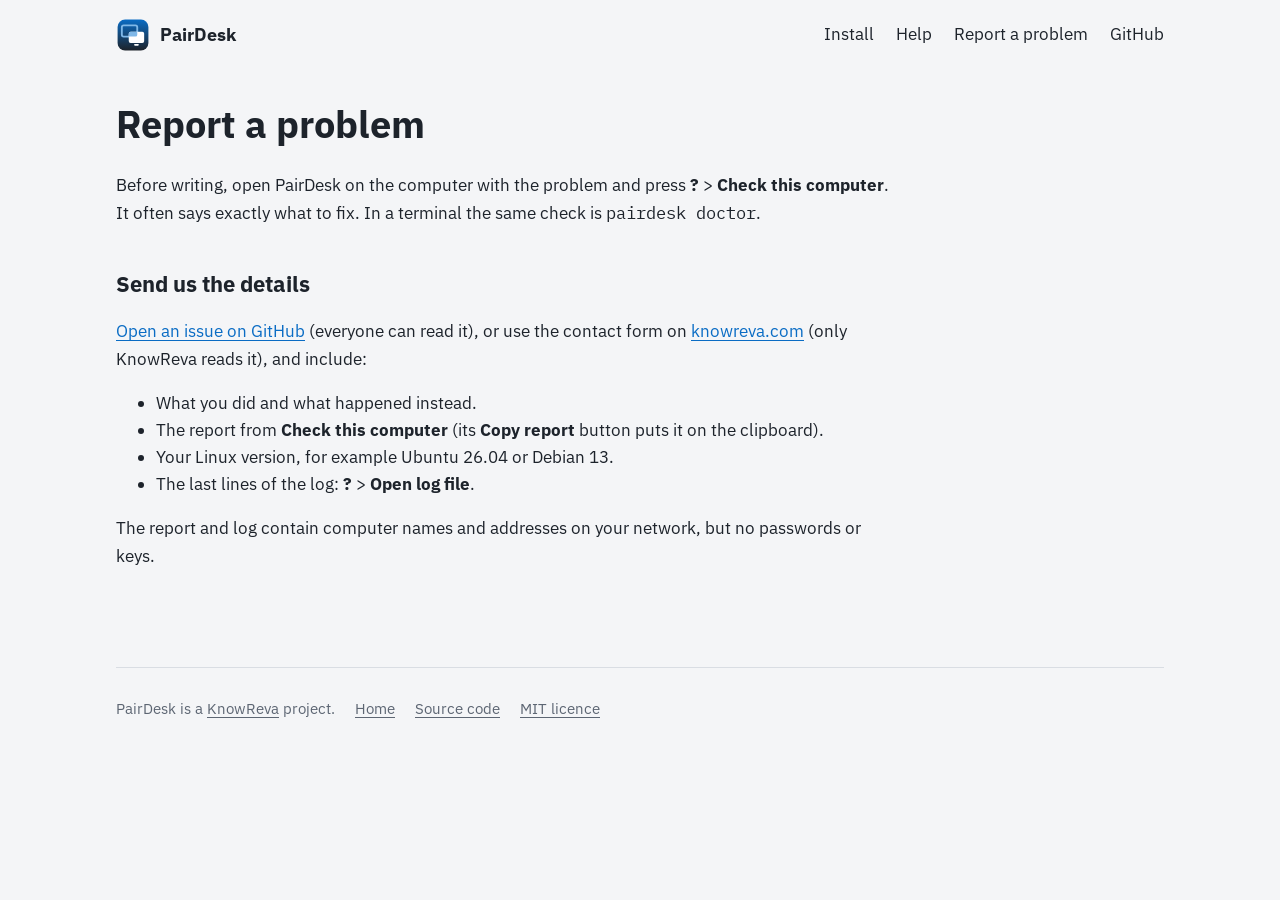
<file: issues/index.html>
<!doctype html>
<html lang="en">
<head>
<meta charset="utf-8">
<meta name="viewport" content="width=device-width, initial-scale=1">
<title>Report a problem with PairDesk</title>
<link rel="icon" href="../favicon.png">
<link rel="preconnect" href="https://fonts.googleapis.com">
<link rel="preconnect" href="https://fonts.gstatic.com" crossorigin>
<link href="https://fonts.googleapis.com/css2?family=IBM+Plex+Mono:wght@500;600&family=IBM+Plex+Sans:wght@400;500;600;700&display=swap" rel="stylesheet">
<link rel="stylesheet" href="../style.css">
</head>
<body>
<div class="wrap">
  <header class="top">
    <a class="brand" href="../"><img src="../pairdesk.svg" alt="" width="34" height="34">PairDesk</a>
    <nav aria-label="Main"><a href="../#install">Install</a><a href="../help/">Help</a><a href="./">Report a problem</a><a href="https://github.com/KnowReva/PairDesk">GitHub</a></nav>
  </header>
  <main class="doc">
    <h1>Report a problem</h1>
    <p>Before writing, open PairDesk on the computer with the problem and press <b>?</b> &gt; <b>Check this computer</b>.
      It often says exactly what to fix. In a terminal the same check is <code>pairdesk doctor</code>.</p>
    <h2>Send us the details</h2>
    <p><a href="https://github.com/KnowReva/PairDesk/issues">Open an issue on GitHub</a> (everyone can read it), or use the contact form on <a href="https://knowreva.com">knowreva.com</a> (only KnowReva reads it), and include:</p>
    <ul>
      <li>What you did and what happened instead.</li>
      <li>The report from <b>Check this computer</b> (its <b>Copy report</b> button puts it on the clipboard).</li>
      <li>Your Linux version, for example Ubuntu 26.04 or Debian 13.</li>
      <li>The last lines of the log: <b>?</b> &gt; <b>Open log file</b>.</li>
    </ul>
    <p>The report and log contain computer names and addresses on your network, but no passwords or keys.</p>
  </main>
  <footer><span>PairDesk is a <a href="https://knowreva.com">KnowReva</a> project.</span><a href="../">Home</a><a href="https://github.com/KnowReva/PairDesk">Source code</a><a href="https://github.com/KnowReva/PairDesk/blob/main/LICENSE">MIT licence</a></footer>
</div>
</body>
</html>
</file>
<file: style.css>
:root {
  --paper: #f4f5f7;      /* KnowReva graphite & azure */
  --sheet: #ffffff;
  --ink: #1d232b;
  --muted: #5d6673;
  --accent: #0a6cc4;
  --soft: #7fb8e8;
  --line: #d9dde3;
  --key: #ffffff;
}
@media (prefers-color-scheme: dark) {
  :root:not([data-theme="light"]) {
    --paper: #111418; --sheet: #181c22; --ink: #e6e9ee; --muted: #9aa3b0;
    --accent: #6fb3ee; --soft: #0a6cc4; --line: #2a3038; --key: #1c2128;
  }
}
:root[data-theme="dark"] {
  --paper: #111418; --sheet: #181c22; --ink: #e6e9ee; --muted: #9aa3b0;
    --accent: #6fb3ee; --soft: #0a6cc4; --line: #2a3038; --key: #1c2128;
}
* { box-sizing: border-box; }
html { -webkit-text-size-adjust: 100%; }
body {
  margin: 0; background: var(--paper); color: var(--ink);
  font: 400 17px/1.6 "IBM Plex Sans", system-ui, sans-serif;
}
a { color: var(--accent); text-underline-offset: 3px; }
a:focus-visible, button:focus-visible { outline: 3px solid var(--accent); outline-offset: 3px; border-radius: 4px; }
code, pre, .key { font-family: "IBM Plex Mono", ui-monospace, monospace; }
.wrap { max-width: 1080px; margin: 0 auto; padding: 0 16px; }

header.top { display: flex; align-items: center; gap: 14px; padding: 18px 0; }
header.top .brand { display: flex; align-items: center; gap: 10px; font-weight: 700; font-size: 1.15rem; color: var(--ink); text-decoration: none; }
header.top .brand img { width: 34px; height: 34px; }
header.top nav { margin-left: auto; display: flex; gap: 22px; flex-wrap: wrap; }
header.top nav a { color: var(--ink); text-decoration: none; }
header.top nav a:hover { color: var(--accent); text-decoration: underline; }

.hero { display: grid; grid-template-columns: 1.1fr 1fr; gap: 56px; align-items: center; padding: 48px 0 64px; }
.hero h1 { font-size: clamp(2.3rem, 5vw, 3.5rem); line-height: 1.08; letter-spacing: -0.015em; margin: 0 0 20px; font-weight: 600; }
.hero p.lead { font-size: 1.2rem; color: var(--muted); max-width: 34em; margin: 0 0 28px; }
.actions { display: flex; gap: 12px; flex-wrap: wrap; }
.btn { display: inline-block; padding: 12px 20px; border-radius: 10px; font-weight: 600; text-decoration: none; border: 2px solid var(--accent); }
.btn.primary { background: var(--accent); color: var(--paper); }
.btn.quiet { color: var(--accent); }
.btn:hover { filter: brightness(1.08); }

/* the pairing code: the one bold thing on the page */
.pairing { background: var(--sheet); border: 1px solid var(--line); border-radius: 22px; padding: 28px 28px 24px; }
.pairing .who { color: var(--muted); font-size: .95rem; margin: 0 0 16px; }
.pairing .who strong { color: var(--ink); }
.key { display: grid; grid-template-columns: repeat(4, 1fr); gap: 10px; margin: 0 0 18px; }
.key span {
  display: block; text-align: center; font-size: clamp(1.2rem, 2.9vw, 1.8rem); font-weight: 600; letter-spacing: .04em;
  padding: 16px 0; border-radius: 12px; background: var(--key); border: 2px solid var(--accent); color: var(--ink);
}
.pairing .rule { font-size: .92rem; color: var(--muted); margin: 0; }
@media (prefers-reduced-motion: no-preference) {
  .key span { animation: settle .5s cubic-bezier(.2,.8,.2,1) both; }
  .key span:nth-child(2) { animation-delay: .12s; } .key span:nth-child(3) { animation-delay: .24s; }
  .key span:nth-child(4) { animation-delay: .36s; }
  @keyframes settle { from { opacity: 0; transform: translateY(10px); } to { opacity: 1; transform: none; } }
}

.shot { margin: 0 0 80px; }
.shot img { width: 100%; height: auto; border-radius: 14px; border: 1px solid var(--line); display: block; }
.shot figcaption { color: var(--muted); font-size: .92rem; margin-top: 10px; }

section { padding: 0 0 80px; }
section > h2 { font-size: 1.9rem; letter-spacing: -0.01em; margin: 0 0 8px; }
section > p.sub { color: var(--muted); margin: 0 0 32px; max-width: 40em; }

dl.does { display: grid; grid-template-columns: repeat(2, minmax(0, 1fr)); gap: 28px 48px; margin: 0; }
dl.does div { border-top: 2px solid var(--line); padding-top: 14px; }
dl.does dt { font-weight: 700; margin-bottom: 4px; }
dl.does dd { margin: 0; color: var(--muted); }

ol.steps { list-style: none; counter-reset: s; padding: 0; margin: 0; display: grid; grid-template-columns: repeat(4, minmax(0, 1fr)); gap: 24px; }
ol.steps li { counter-increment: s; }
ol.steps li::before { content: counter(s); display: grid; place-items: center; width: 40px; height: 40px; border-radius: 50%; background: var(--accent); color: var(--paper); font-weight: 700; margin-bottom: 12px; }
ol.steps strong { display: block; margin-bottom: 4px; }
ol.steps span { color: var(--muted); }
.note { margin-top: 28px; padding: 18px 20px; border-left: 4px solid var(--soft); background: var(--sheet); border-radius: 0 10px 10px 0; max-width: 46em; }

.code { position: relative; background: var(--sheet); border: 1px solid var(--line); border-radius: 12px; margin: 0 0 14px; }
.code pre { margin: 0; padding: 18px 92px 18px 20px; overflow-x: auto; font-size: .9rem; line-height: 1.7; }
.code button { position: absolute; top: 10px; right: 10px; font: inherit; font-size: .85rem; padding: 6px 12px; border-radius: 8px; border: 1px solid var(--line); background: var(--paper); color: var(--ink); cursor: pointer; }
.code button:hover { border-color: var(--accent); }
.two { display: grid; grid-template-columns: 1.3fr 1fr; gap: 48px; }
.two h3 { margin: 0 0 10px; font-size: 1.15rem; }
ul.plain { margin: 0; padding-left: 1.2em; }
ul.plain li { margin-bottom: 6px; }

footer { border-top: 1px solid var(--line); padding: 28px 0 40px; color: var(--muted); font-size: .95rem; display: flex; gap: 20px; flex-wrap: wrap; }
footer a { color: var(--muted); }

.doc { max-width: 46em; padding: 24px 0 80px; }
.doc h1 { font-size: 2.4rem; margin: 0 0 8px; }
.doc h2 { font-size: 1.35rem; margin: 40px 0 8px; }
.doc .toc { columns: 2; padding-left: 1.2em; }

@media (max-width: 860px) {
  .hero, .two { grid-template-columns: 1fr; gap: 36px; }
  dl.does { grid-template-columns: 1fr; }
  ol.steps { grid-template-columns: 1fr 1fr; }
  header.top nav { gap: 14px; }
}
@media (max-width: 520px) {
  ol.steps { grid-template-columns: 1fr; }
  .key { gap: 6px; } .key span { padding: 12px 0; letter-spacing: .04em; }
  .doc .toc { columns: 1; }
  header.top { flex-wrap: wrap; }
  header.top nav { margin-left: 0; width: 100%; }
}
.hero > *, .two > *, dl.does > *, ol.steps > * { min-width: 0; }   /* long install lines scroll inside their box */
</file>
